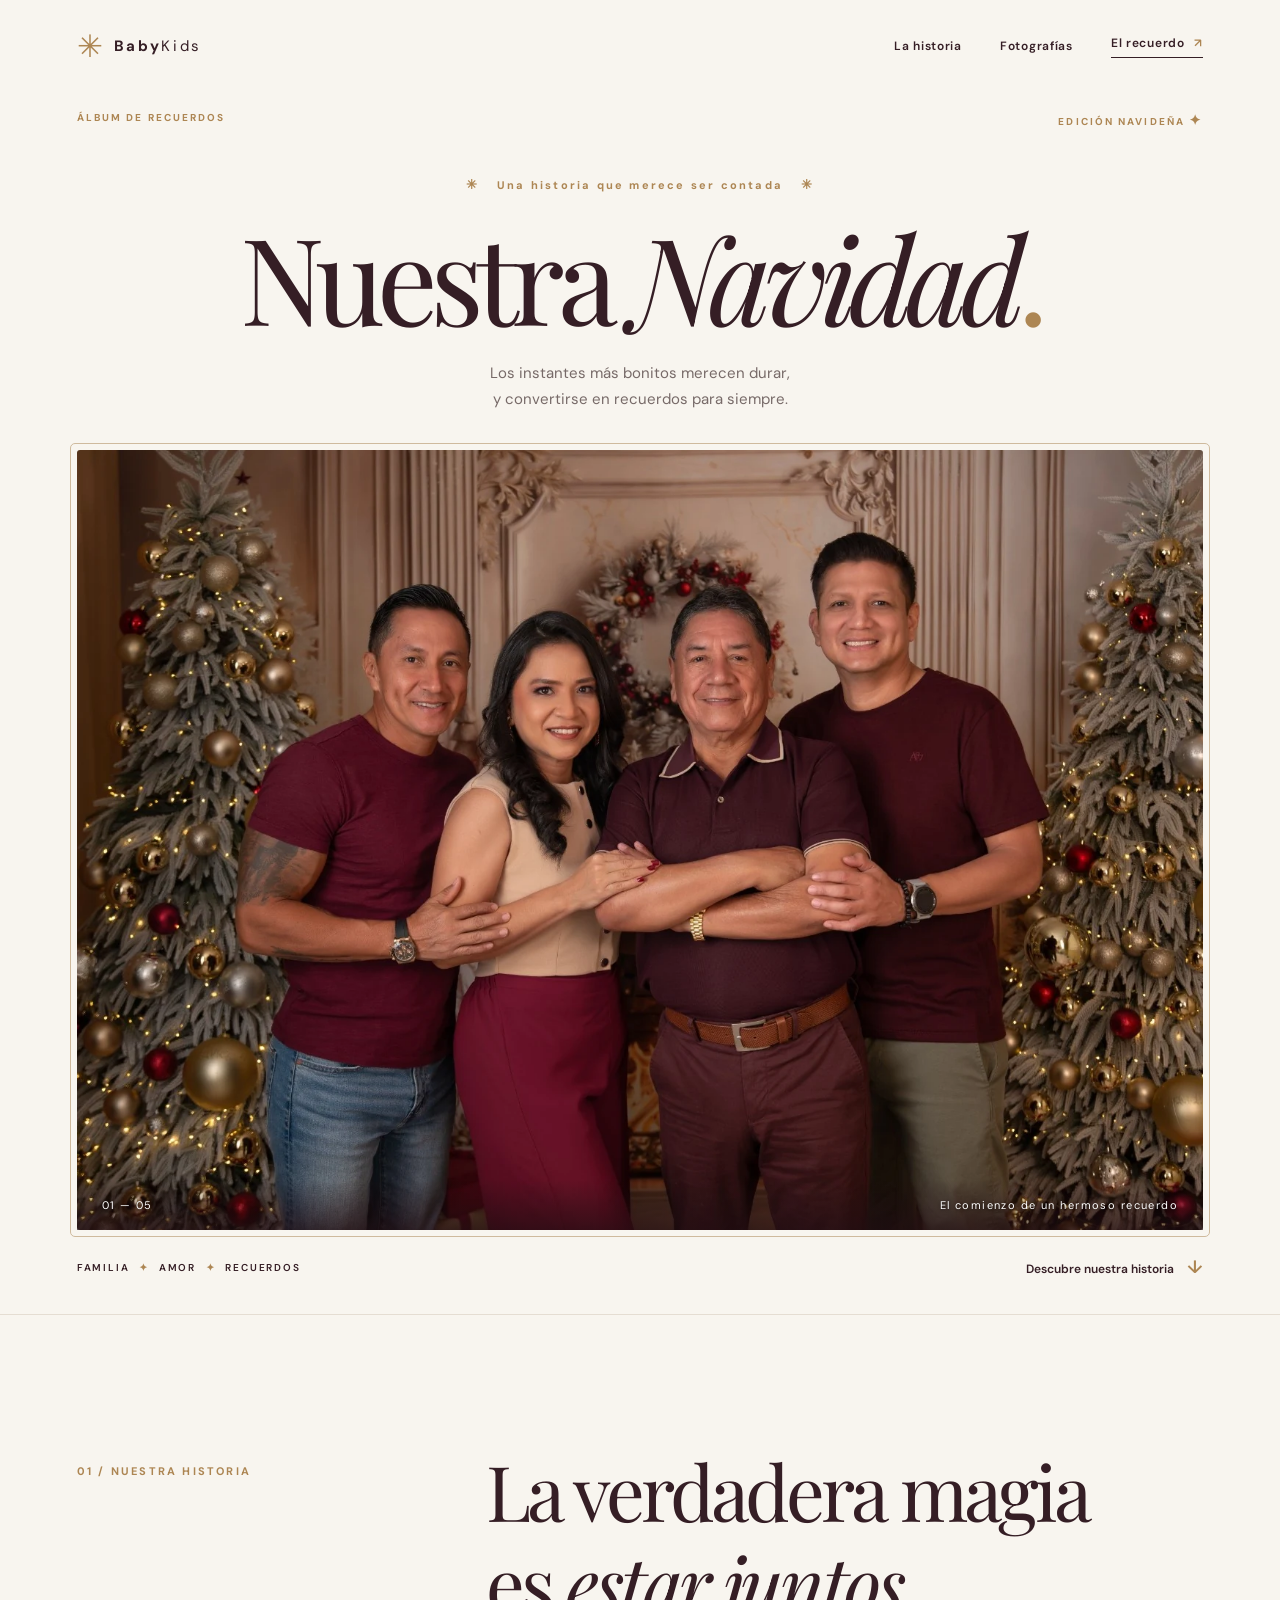
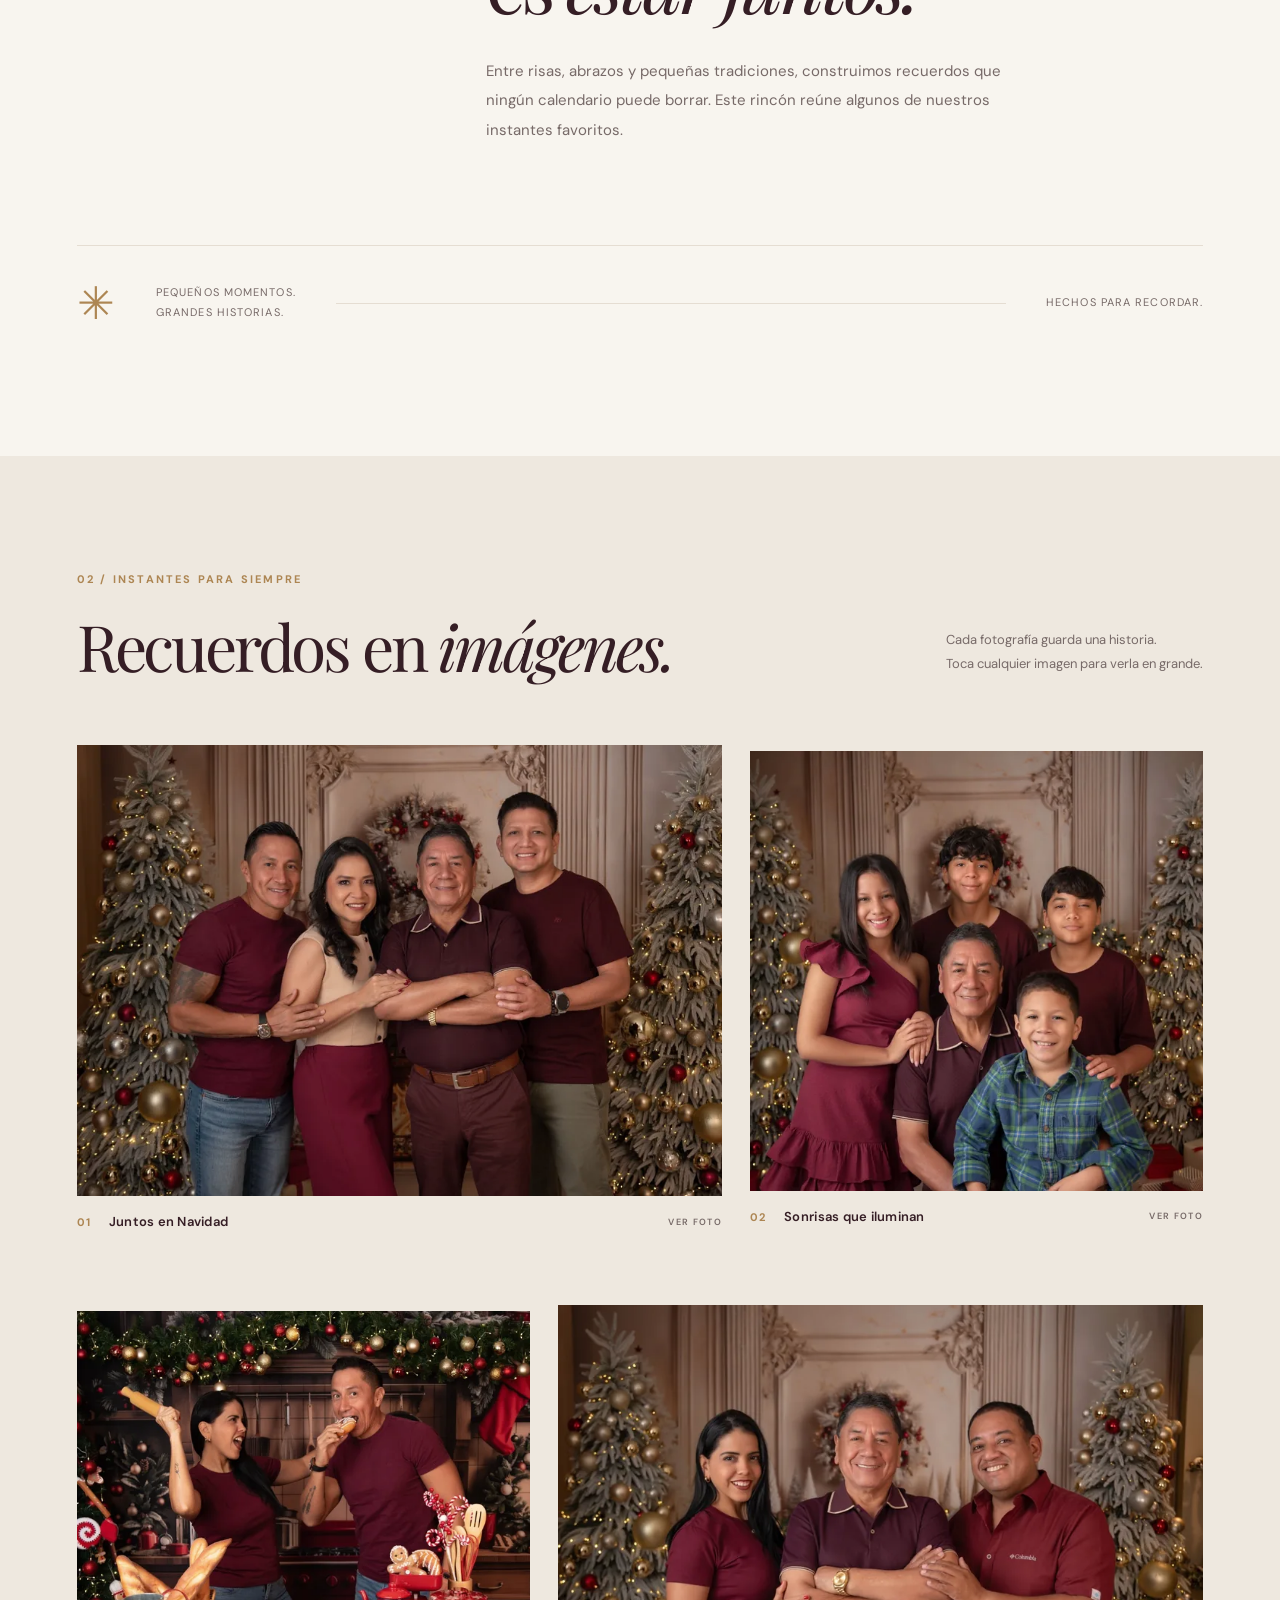
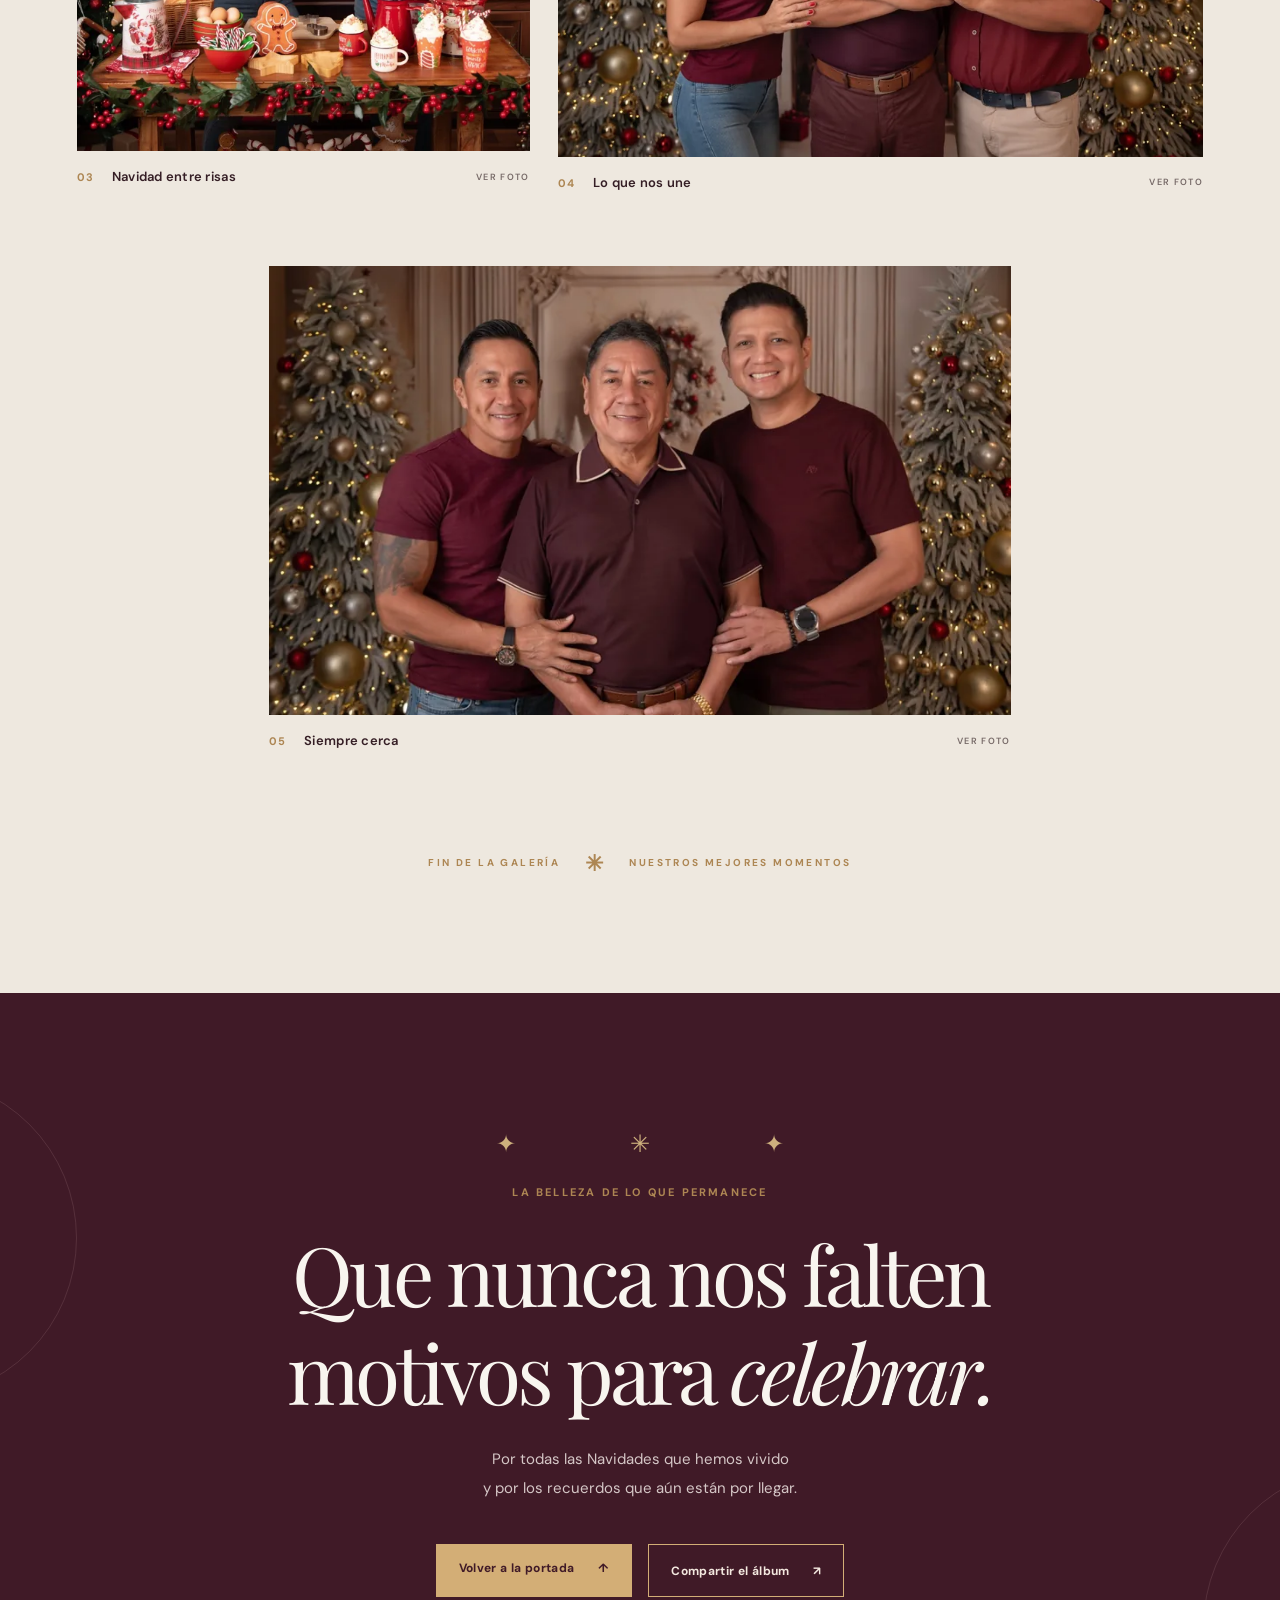
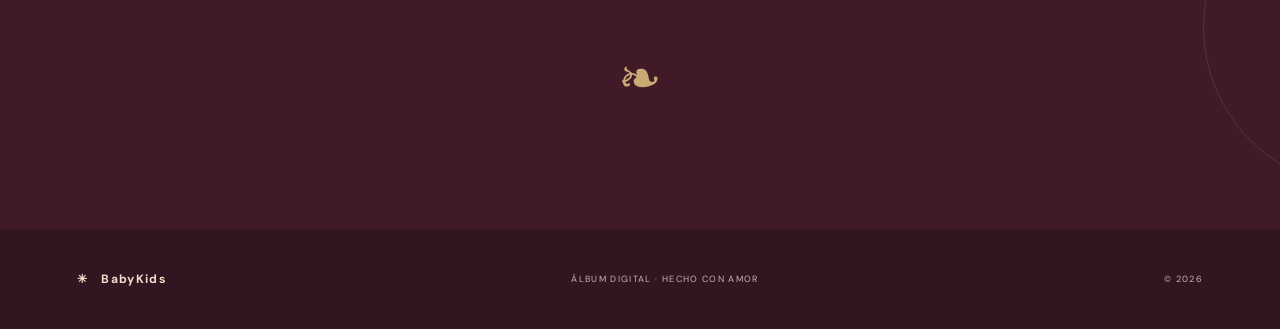
<file: index.html>
<!doctype html>
<html lang="es">
<head>
  <meta charset="UTF-8" />
  <meta name="viewport" content="width=device-width, initial-scale=1.0" />
  <meta name="theme-color" content="#401a27" />
  <meta name="description" content="Un álbum navideño digital para atesorar instantes y volver a ellos una y otra vez." />
  <meta property="og:type" content="website" />
  <meta property="og:title" content="Nuestra Navidad | BabyKids" />
  <meta property="og:description" content="Hay momentos que merecen quedarse para siempre." />
  <meta property="og:image" content="assets/img/portada.webp" />
  <title>Nuestra Navidad · BabyKids</title>
  <link rel="icon" href="assets/favicon.svg" type="image/svg+xml" />
  <link rel="preconnect" href="https://fonts.googleapis.com" />
  <link rel="preconnect" href="https://fonts.gstatic.com" crossorigin />
  <link href="https://fonts.googleapis.com/css2?family=DM+Sans:wght@400;500;600;700&family=Playfair+Display:wght@400;500;600;700&display=swap" rel="stylesheet" />
  <link rel="stylesheet" href="assets/css/styles.css" />
  <script src="assets/js/app.js" defer></script>
</head>
<body>
  <div class="scroll-track" aria-hidden="true"><div id="scroll-progress"></div></div>
  <a class="skip-link" href="#contenido">Saltar al contenido</a>

  <header class="site-header" id="inicio">
    <a href="#inicio" class="brand" aria-label="BabyKids, volver al inicio">
      <span class="brand-mark" aria-hidden="true">✳</span>
      <span class="brand-name">Baby<span>Kids</span></span>
    </a>
    <nav class="site-nav" aria-label="Navegación principal">
      <a href="#historia">La historia</a>
      <a href="#galeria">Fotografías</a>
      <a href="#cierre" class="nav-special">El recuerdo <span aria-hidden="true">↗</span></a>
    </nav>
  </header>

  <main id="contenido">
    <section class="hero" aria-labelledby="titulo-hero">
      <div class="hero-decoration"><span>ÁLBUM DE RECUERDOS</span><span>EDICIÓN NAVIDEÑA <span aria-hidden="true">✦</span></span></div>
      <div class="hero-intro reveal">
        <p class="eyebrow"><span class="small-star" aria-hidden="true">✳</span> Una historia que merece ser contada <span class="small-star" aria-hidden="true">✳</span></p>
        <h1 id="titulo-hero">Nuestra <em>Navidad</em><span class="period">.</span></h1>
        <p class="hero-subtitle">Los instantes más bonitos merecen durar,<br class="desktop-break" /> y convertirse en recuerdos para siempre.</p>
      </div>
      <div class="hero-photo-wrap reveal">
        <div class="hero-photo-edge" aria-hidden="true"></div>
        <img class="hero-photo" src="assets/img/portada.webp" alt="Retrato navideño familiar rodeado de árboles decorados" fetchpriority="high" />
        <div class="photo-label"><span>01 — 05</span><span>El comienzo de un hermoso recuerdo</span></div>
      </div>
      <div class="hero-bottom"><span>FAMILIA <i>✦</i> AMOR <i>✦</i> RECUERDOS</span><a href="#historia" aria-label="Desplazarse a la historia">Descubre nuestra historia <span aria-hidden="true">↓</span></a></div>
    </section>

    <section class="story section-pad" id="historia" aria-labelledby="titulo-historia">
      <div class="story-heading reveal">
        <span class="eyebrow section-index">01 / NUESTRA HISTORIA</span>
        <div class="story-copy">
          <h2 id="titulo-historia">La verdadera magia<br />es <em>estar juntos.</em></h2>
          <p>Entre risas, abrazos y pequeñas tradiciones, construimos recuerdos que ningún calendario puede borrar. Este rincón reúne algunos de nuestros instantes favoritos.</p>
        </div>
      </div>
      <div class="story-details reveal"><span class="ornament" aria-hidden="true">✳</span><span>Pequeños momentos.<br />Grandes historias.</span><span class="story-line" aria-hidden="true"></span><span>Hechos para recordar.</span></div>
    </section>

    <section class="gallery section-pad" id="galeria" aria-labelledby="titulo-galeria">
      <div class="gallery-header reveal">
        <div><p class="eyebrow">02 / INSTANTES PARA SIEMPRE</p><h2 id="titulo-galeria">Recuerdos en <em>imágenes.</em></h2></div>
        <p class="gallery-note">Cada fotografía guarda una historia.<br />Toca cualquier imagen para verla en grande.</p>
      </div>
      <div class="gallery-grid">
        <button class="photo-card card-one reveal" type="button" data-photo="0" aria-label="Ampliar fotografía 1: Juntos en Navidad">
          <span class="card-media"><img src="assets/img/portada-mini.webp" alt="Cuatro personas posando frente a árboles navideños" loading="lazy" /><span class="zoom-indicator" aria-hidden="true">↗</span></span>
          <span class="card-caption"><span><b>01</b> Juntos en Navidad</span><span>VER FOTO</span></span>
        </button>
        <button class="photo-card card-two reveal" type="button" data-photo="1" aria-label="Ampliar fotografía 2: Sonrisas que iluminan">
          <span class="card-media"><img src="assets/img/sonrisas-mini.webp" alt="Retrato familiar de cinco personas en una decoración navideña" loading="lazy" /><span class="zoom-indicator" aria-hidden="true">↗</span></span>
          <span class="card-caption"><span><b>02</b> Sonrisas que iluminan</span><span>VER FOTO</span></span>
        </button>
        <button class="photo-card card-three reveal" type="button" data-photo="2" aria-label="Ampliar fotografía 3: Navidad entre risas">
          <span class="card-media"><img src="assets/img/dulces-mini.webp" alt="Dos personas compartiendo una divertida escena preparando dulces de Navidad" loading="lazy" /><span class="zoom-indicator" aria-hidden="true">↗</span></span>
          <span class="card-caption"><span><b>03</b> Navidad entre risas</span><span>VER FOTO</span></span>
        </button>
        <button class="photo-card card-four reveal" type="button" data-photo="3" aria-label="Ampliar fotografía 4: Lo que nos une">
          <span class="card-media"><img src="assets/img/abrazos-mini.webp" alt="Tres personas abrazadas en una sesión fotográfica navideña" loading="lazy" /><span class="zoom-indicator" aria-hidden="true">↗</span></span>
          <span class="card-caption"><span><b>04</b> Lo que nos une</span><span>VER FOTO</span></span>
        </button>
        <button class="photo-card card-five reveal" type="button" data-photo="4" aria-label="Ampliar fotografía 5: Siempre cerca">
          <span class="card-media"><img src="assets/img/juntos-mini.webp" alt="Tres hombres posando juntos entre árboles de Navidad" loading="lazy" /><span class="zoom-indicator" aria-hidden="true">↗</span></span>
          <span class="card-caption"><span><b>05</b> Siempre cerca</span><span>VER FOTO</span></span>
        </button>
      </div>
      <p class="gallery-footnote">FIN DE LA GALERÍA <span aria-hidden="true">✳</span> NUESTROS MEJORES MOMENTOS</p>
    </section>

    <section class="closing" id="cierre" aria-labelledby="titulo-cierre">
      <div class="closing-stars" aria-hidden="true">✦ &nbsp; ✳ &nbsp; ✦</div>
      <p class="eyebrow">LA BELLEZA DE LO QUE PERMANECE</p>
      <h2 id="titulo-cierre">Que nunca nos falten<br />motivos para <em>celebrar.</em></h2>
      <p>Por todas las Navidades que hemos vivido<br />y por los recuerdos que aún están por llegar.</p>
      <div class="closing-actions"><a href="#inicio" class="action-btn">Volver a la portada <span aria-hidden="true">↑</span></a><button id="share-button" class="share-btn" type="button">Compartir el álbum <span aria-hidden="true">↗</span></button></div>
      <span class="closing-ornament" aria-hidden="true">❧</span>
    </section>
  </main>

  <footer class="footer"><span class="footer-logo">✳ &nbsp; BabyKids</span><span>ÁLBUM DIGITAL · HECHO CON AMOR</span><span>© <span id="current-year">2026</span></span></footer>

  <div class="lightbox" id="lightbox" role="dialog" aria-modal="true" aria-label="Visor de fotografías" hidden>
    <div class="lightbox-top"><span class="lightbox-brand">BabyKids <span aria-hidden="true">✳</span></span><button class="lightbox-close" id="lightbox-close" type="button" aria-label="Cerrar galería">Cerrar <span aria-hidden="true">✕</span></button></div>
    <div class="lightbox-middle"><button class="lightbox-arrow lightbox-prev" id="lightbox-prev" type="button" aria-label="Fotografía anterior">←</button><figure class="lightbox-figure"><img id="lightbox-image" alt="" /><figcaption><span id="lightbox-caption"></span><span id="lightbox-count"></span></figcaption></figure><button class="lightbox-arrow lightbox-next" id="lightbox-next" type="button" aria-label="Fotografía siguiente">→</button></div>
    <p class="lightbox-hint">Usa las flechas o desliza para explorar · ESC para cerrar</p>
  </div>
  <div class="toast" id="toast" role="status" aria-live="polite"></div>
</body>
</html>
</file>
<file: assets/css/styles.css>
:root{--cream:#f8f5ef;--cream-dark:#efe9df;--wine:#401a27;--wine-bright:#61273a;--gold:#ad8653;--text:#351e25;--muted:#776a68;--border:#e5ddd2;--serif:'Playfair Display',Georgia,serif;--sans:'DM Sans',Arial,sans-serif}*{box-sizing:border-box}html{scroll-behavior:smooth}body{margin:0;background:var(--cream);color:var(--text);font-family:var(--sans);-webkit-font-smoothing:antialiased}body.modal-open{overflow:hidden}button,a{-webkit-tap-highlight-color:transparent}button{font-family:inherit}a{color:inherit;text-decoration:none}button:focus-visible,a:focus-visible{outline:3px solid var(--gold);outline-offset:4px}::selection{color:#fff;background:var(--wine-bright)}.scroll-track{position:fixed;inset:0 0 auto;height:3px;z-index:110;background:transparent;pointer-events:none}.scroll-track>div{height:100%;width:0;background:var(--gold);transition:width .07s linear}.skip-link{position:absolute;z-index:200;top:-80px;left:12px;padding:14px;background:#fff}.skip-link:focus{top:12px}.site-header{max-width:1512px;margin:auto;min-height:92px;padding:0 6%;display:flex;align-items:center;justify-content:space-between;gap:25px}.brand{display:inline-flex;align-items:center;gap:11px}.brand-mark{font-size:31px;color:var(--gold);line-height:1}.brand-name{font-size:15px;font-weight:700;letter-spacing:.175em;white-space:nowrap}.brand-name span{font-weight:400}.site-nav{display:flex;align-items:center;gap:38px;font-size:12px;font-weight:600;letter-spacing:.06em}.site-nav a{transition:color .2s}.site-nav a:hover{color:var(--gold)}.nav-special{border-bottom:1px solid currentColor;padding-bottom:6px}.nav-special span{margin-left:6px;color:var(--gold)}.hero{max-width:1512px;margin:auto;padding:19px 6% 0}.hero-decoration{display:flex;justify-content:space-between;color:var(--gold);font-size:10px;letter-spacing:.21em;font-weight:700}.hero-decoration span span{font-size:14px}.hero-intro{text-align:center;padding:46px 0 38px}.eyebrow{margin:0;color:var(--gold);font-size:11px;font-weight:700;letter-spacing:.20em;line-height:1.6}.small-star{font-size:13px;padding:0 13px}.hero h1{margin:13px 0 15px;font-family:var(--serif);font-size:clamp(70px,9.4vw,155px);font-weight:400;line-height:1.13;letter-spacing:-.065em}.hero h1 em,.story h2 em,.gallery h2 em,.closing h2 em{font-weight:400}.period{color:var(--gold)}.hero-subtitle{margin:0;color:var(--muted);font-size:15px;line-height:1.75}.hero-photo-wrap{position:relative}.hero-photo{width:100%;height:auto;max-height:780px;display:block;object-fit:cover;object-position:center 33%;border-radius:3px}.hero-photo-edge{position:absolute;z-index:-1;width:calc(100% + 14px);height:calc(100% + 14px);top:-7px;left:-7px;border:1px solid #cfba9d;border-radius:5px}.photo-label{position:absolute;left:0;bottom:0;right:0;display:flex;justify-content:space-between;align-items:center;gap:20px;padding:18px 25px;color:#fff;background:linear-gradient(transparent,rgba(33,13,18,.65));font-size:11px;letter-spacing:.13em;text-shadow:0 1px 3px #0008}.hero-bottom{display:flex;justify-content:space-between;align-items:center;gap:15px;padding:25px 0 35px;font-size:10px;letter-spacing:.18em;font-weight:600}.hero-bottom i{color:var(--gold);padding:0 6px;font-style:normal}.hero-bottom a{letter-spacing:0;font-size:12px;font-weight:600}.hero-bottom a span{color:var(--gold);margin-left:10px;font-size:18px}.section-pad{padding-left:max(6%,calc((100vw - 1330px)/2));padding-right:max(6%,calc((100vw - 1330px)/2))}.story{border-top:1px solid var(--border);padding-top:130px;padding-bottom:130px;background:var(--cream)}.story-heading{display:grid;grid-template-columns:1fr 2fr;gap:50px}.section-index{padding-top:18px}.story h2,.gallery h2,.closing h2{font-family:var(--serif);font-weight:400;letter-spacing:-.05em}.story h2{font-size:clamp(48px,6vw,91px);line-height:1.19;margin:0 0 29px}.story-copy p{max-width:560px;margin:0;color:var(--muted);font-size:15px;line-height:1.95}.story-details{display:flex;align-items:center;gap:40px;margin:100px 0 0;padding-top:35px;border-top:1px solid var(--border);color:var(--muted);font-size:11px;line-height:1.8;letter-spacing:.1em;text-transform:uppercase}.story-details .ornament{font-size:45px;color:var(--gold);line-height:1}.story-line{height:1px;flex:1;background:var(--border)}.gallery{background:#eee8df;padding-top:115px;padding-bottom:115px}.gallery-header{display:flex;justify-content:space-between;gap:60px;align-items:end;margin-bottom:60px}.gallery h2{margin:20px 0 0;font-size:clamp(45px,5vw,78px);line-height:1.2}.gallery-note{margin:0 0 8px;font-size:13px;color:var(--muted);line-height:1.9}.gallery-grid{display:grid;grid-template-columns:repeat(12,minmax(0,1fr));column-gap:28px;row-gap:75px}.photo-card{display:block;text-align:left;border:0;background:transparent;padding:0;cursor:zoom-in;min-width:0;color:var(--text)}.card-one,.card-four{grid-column:span 7}.card-two,.card-three{grid-column:span 5}.card-five{grid-column:3 / span 8}.card-media{position:relative;display:block;overflow:hidden;background:#dfd5c8}.card-one .card-media,.card-four .card-media{aspect-ratio:1.43}.card-two .card-media,.card-three .card-media{aspect-ratio:1.03}.card-five .card-media{aspect-ratio:1.65}.card-media img{width:100%;height:100%;object-fit:cover;object-position:center center;display:block;transition:transform .9s cubic-bezier(.2,.6,.2,1),filter .5s;filter:saturate(.92)}.photo-card:hover img{transform:scale(1.045);filter:saturate(1.04)}.zoom-indicator{position:absolute;top:17px;right:17px;display:grid;place-items:center;width:42px;height:42px;border-radius:100%;background:rgba(249,246,240,.95);font-size:23px;color:var(--wine);opacity:0;transform:translateY(8px);transition:all .25s}.photo-card:hover .zoom-indicator,.photo-card:focus-visible .zoom-indicator{opacity:1;transform:translateY(0)}.card-caption{display:flex;align-items:center;justify-content:space-between;gap:15px;padding-top:17px;font-size:13px;font-weight:600;letter-spacing:.02em}.card-caption b{color:var(--gold);margin-right:15px;font-size:11px;letter-spacing:.08em}.card-caption>span:last-child{font-size:9px;letter-spacing:.15em;color:var(--muted);white-space:nowrap}.gallery-footnote{text-align:center;margin:100px 0 0;color:var(--gold);font-size:10px;letter-spacing:.24em;font-weight:700}.gallery-footnote span{font-size:22px;vertical-align:middle;margin:0 20px}.closing{background:var(--wine);color:var(--cream);padding:135px 7% 120px;text-align:center;position:relative;overflow:hidden}.closing:before,.closing:after{content:'';position:absolute;width:320px;height:320px;border:1px solid #8f6971;border-radius:50%;opacity:.28;pointer-events:none}.closing:before{left:-245px;top:10%}.closing:after{right:-245px;bottom:5%}.closing-stars{color:#cdb07d;font-size:24px;letter-spacing:1em;margin:0 0 25px;padding-left:1em}.closing h2{font-size:clamp(49px,6.4vw,92px);line-height:1.2;margin:22px 0 25px}.closing>p:not(.eyebrow){color:#d5c7c7;font-size:15px;line-height:1.9}.closing-actions{display:flex;justify-content:center;gap:16px;flex-wrap:wrap;margin-top:42px}.action-btn,.share-btn{min-height:53px;border:1px solid #d3ae76;padding:15px 22px;background:#d3ae76;color:var(--wine);font-family:var(--sans);font-size:12px;font-weight:700;letter-spacing:.03em;cursor:pointer;transition:background .2s,color .2s}.action-btn:hover,.share-btn:hover{background:#f1d6a2}.share-btn{background:transparent;color:#f3e8df}.share-btn:hover{color:var(--wine)}.action-btn span,.share-btn span{padding-left:20px}.closing-ornament{display:block;color:#caa975;font-family:var(--serif);font-size:52px;margin-top:43px}.footer{background:#311520;color:#c8b4b9;min-height:100px;padding:30px 6%;display:flex;align-items:center;justify-content:space-between;gap:24px;font-size:9px;letter-spacing:.15em}.footer-logo{color:#eedfcc;font-weight:700;font-size:12px}.lightbox[hidden]{display:none}.lightbox{position:fixed;z-index:100;inset:0;background:rgba(24,10,16,.98);color:#fff;display:flex;flex-direction:column;padding:23px 4% 18px}.lightbox-top{display:flex;justify-content:space-between;align-items:center;gap:20px}.lightbox-brand{color:#dcc497;font-size:12px;letter-spacing:.19em;font-weight:700}.lightbox-brand span{font-size:22px;vertical-align:middle}.lightbox-close{background:transparent;border:1px solid #c2ac9a;color:#fff;padding:12px 17px;cursor:pointer;font-size:12px}.lightbox-close span{padding-left:12px;font-size:14px}.lightbox-middle{flex:1;min-height:0;display:flex;align-items:center;justify-content:center;gap:15px}.lightbox-figure{margin:0;min-width:0;display:flex;flex-direction:column;align-items:center;justify-content:center;height:100%;max-width:calc(100% - 105px)}.lightbox-figure img{max-height:calc(100vh - 185px);max-width:100%;width:auto;height:auto;object-fit:contain;box-shadow:0 18px 70px #0005}.lightbox-figure figcaption{align-self:stretch;display:flex;justify-content:space-between;gap:15px;padding-top:13px;color:#e1d4cf;font-size:12px;letter-spacing:.09em}.lightbox-arrow{border:1px solid #5c4850;background:transparent;color:white;width:44px;height:48px;font-size:22px;cursor:pointer;transition:background .2s}.lightbox-arrow:hover{background:#54313d}.lightbox-hint{text-align:center;margin:5px 0 0;color:#af9da0;font-size:10px;letter-spacing:.08em}.toast{position:fixed;bottom:26px;left:50%;transform:translate(-50%,20px);background:var(--wine);color:#fff;padding:13px 21px;z-index:120;box-shadow:0 8px 30px #0003;opacity:0;visibility:hidden;transition:all .25s;font-size:13px;min-width:min(90vw,330px);text-align:center}.toast.visible{opacity:1;visibility:visible;transform:translate(-50%,0)}.reveal{opacity:0;transform:translateY(26px);transition:opacity .7s ease,transform .7s ease}.reveal.is-visible{opacity:1;transform:translateY(0)}@media(max-width:900px){.site-header{min-height:78px}.site-nav{gap:19px}.story{padding-top:95px;padding-bottom:95px}.story-heading{grid-template-columns:1fr;gap:15px}.story-details{margin-top:65px}.gallery{padding-top:90px;padding-bottom:90px}.gallery-header{align-items:start;flex-direction:column;gap:25px}.gallery-grid{gap:50px 20px}.card-one,.card-four,.card-two,.card-three{grid-column:span 6}.card-five{grid-column:3/span 8}.card-one .card-media,.card-two .card-media,.card-three .card-media,.card-four .card-media{aspect-ratio:1.08}}@media(max-width:620px){.site-header{padding:0 5%;min-height:69px}.brand{gap:7px}.brand-mark{font-size:24px}.brand-name{font-size:11px;letter-spacing:.12em}.site-nav{gap:14px}.site-nav a{font-size:11px;letter-spacing:0}.site-nav a:first-child{display:none}.nav-special{padding-bottom:4px}.hero{padding:18px 5% 0}.hero-decoration{font-size:8px;letter-spacing:.11em}.hero-intro{padding:45px 0 31px}.eyebrow{font-size:9px;letter-spacing:.15em}.small-star{padding:0 4px}.hero h1{font-size:clamp(57px,13.4vw,85px);letter-spacing:-.075em;margin:15px 0}.hero-subtitle{font-size:12px}.desktop-break{display:none}.hero-photo{max-height:none;object-fit:contain}.photo-label{font-size:9px;padding:20px 12px 10px;letter-spacing:0}.hero-bottom{padding:19px 0 25px;font-size:8px;letter-spacing:.09em}.hero-bottom a{font-size:10px}.hero-bottom a span{margin-left:4px}.section-pad{padding-left:5%;padding-right:5%}.story{padding-top:85px;padding-bottom:75px}.story h2{font-size:clamp(42px,11vw,59px)}.story-copy p{font-size:13px}.story-details{gap:14px;margin-top:55px;font-size:8px}.story-details .ornament{font-size:30px}.story-details>span:last-child{display:none}.gallery{padding-top:76px;padding-bottom:77px}.gallery h2{font-size:clamp(39px,9.4vw,58px)}.gallery-header{margin-bottom:32px;gap:16px}.gallery-note{font-size:12px}.gallery-grid{display:block}.photo-card{width:100%;margin-bottom:36px}.photo-card:last-child{margin-bottom:0}.card-one .card-media,.card-two .card-media,.card-three .card-media,.card-four .card-media,.card-five .card-media{aspect-ratio:1.42}.card-caption{font-size:12px;padding-top:12px}.card-caption b{margin-right:10px}.zoom-indicator{width:35px;height:35px;opacity:1;transform:none;font-size:19px}.gallery-footnote{margin:60px 0 0;font-size:8px;letter-spacing:.1em}.gallery-footnote span{margin:0 7px}.closing{padding:95px 5% 70px}.closing h2{font-size:clamp(44px,10vw,58px)}.closing>p:not(.eyebrow){font-size:13px}.closing-actions{flex-direction:column;align-items:stretch;max-width:310px;margin:32px auto 0}.footer{flex-wrap:wrap;justify-content:center;text-align:center;padding:25px 8%;gap:13px}.footer-logo{width:100%}.lightbox{padding:16px 3% 22px}.lightbox-brand{font-size:9px}.lightbox-close{padding:9px 12px}.lightbox-middle{position:relative}.lightbox-figure{max-width:100%;max-height:100%;height:auto}.lightbox-figure img{max-height:calc(100dvh - 200px)}.lightbox-arrow{position:absolute;z-index:3;top:50%;transform:translateY(-50%);width:40px;height:44px;background:#1c1115aa;border:1px solid #7e6e72}.lightbox-prev{left:0}.lightbox-next{right:0}.lightbox-hint{font-size:9px}.lightbox-figure figcaption{font-size:10px}}@media(prefers-reduced-motion:reduce){*,*:before,*:after{animation-duration:.01ms!important;transition-duration:.01ms!important;scroll-behavior:auto!important}.reveal{opacity:1;transform:none}}
</file>
